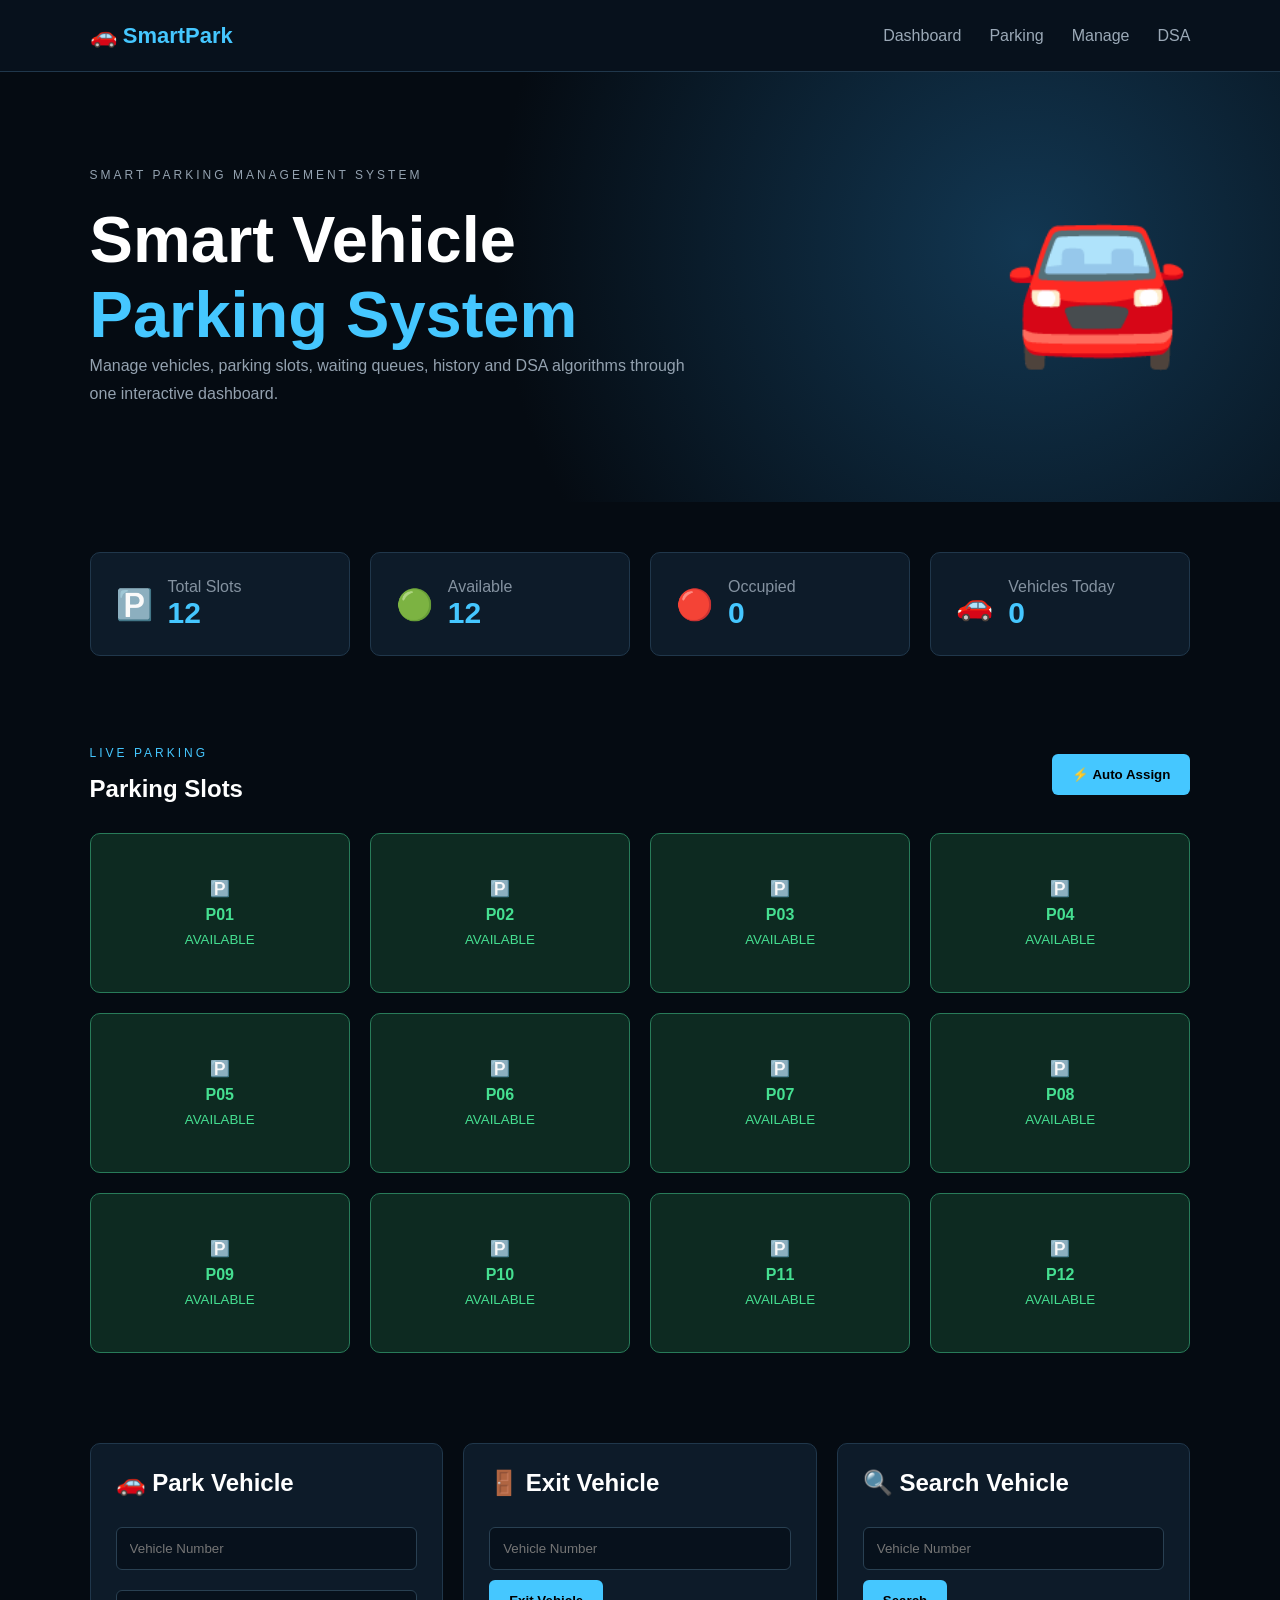
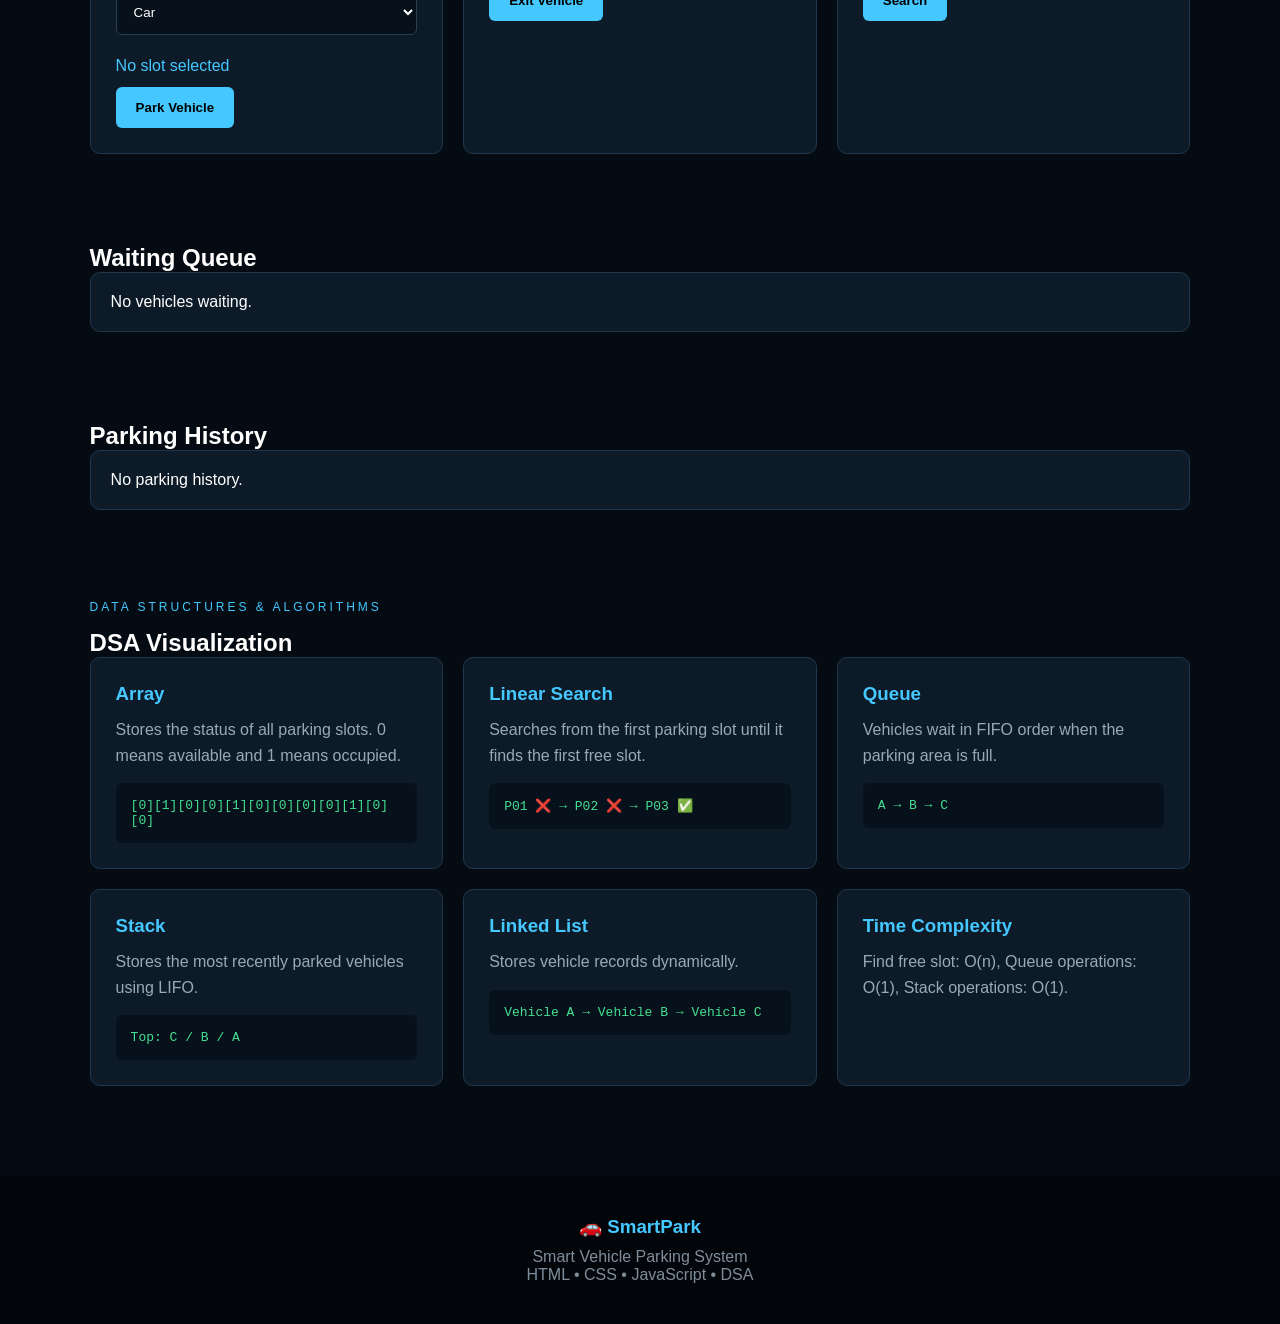
<file: index.html>
<!DOCTYPE html>
<html lang="en">
<head>
    <meta charset="UTF-8">
    <meta name="viewport" content="width=device-width, initial-scale=1.0">
    <title>Smart Vehicle Parking System</title>
    <link rel="stylesheet" href="Style.css">
</head>
<body>

<header>
    <div class="logo">🚗 SmartPark</div>
    <nav>
        <a href="#dashboard">Dashboard</a>
        <a href="#parking">Parking</a>
        <a href="#manage">Manage</a>
        <a href="#dsa">DSA</a>
    </nav>
</header>

<section class="hero" id="dashboard">
    <div>
        <p class="tag">SMART PARKING MANAGEMENT SYSTEM</p>
        <h1>Smart Vehicle <span>Parking System</span></h1>
        <p>Manage vehicles, parking slots, waiting queues, history and DSA algorithms through one interactive dashboard.</p>
    </div>
    <div class="hero-car">🚘</div>
</section>

<section class="stats">
    <div class="stat">
        <span>🅿️</span>
        <div><p>Total Slots</p><h2 id="totalSlots">12</h2></div>
    </div>
    <div class="stat">
        <span>🟢</span>
        <div><p>Available</p><h2 id="availableSlots">12</h2></div>
    </div>
    <div class="stat">
        <span>🔴</span>
        <div><p>Occupied</p><h2 id="occupiedSlots">0</h2></div>
    </div>
    <div class="stat">
        <span>🚗</span>
        <div><p>Vehicles Today</p><h2 id="vehicleCount">0</h2></div>
    </div>
</section>

<section id="parking" class="section">
    <div class="section-head">
        <div>
            <p class="tag">LIVE PARKING</p>
            <h2>Parking Slots</h2>
        </div>
        <button onclick="autoAssign()">⚡ Auto Assign</button>
    </div>

    <div id="parkingGrid" class="parking-grid"></div>
</section>

<section id="manage" class="manage">

    <div class="card">
        <h2>🚗 Park Vehicle</h2>
        <input id="vehicleNumber" placeholder="Vehicle Number">
        <select id="vehicleType">
            <option>Car</option>
            <option>Bike</option>
            <option>Electric Vehicle</option>
        </select>
        <p id="selectedSlot">No slot selected</p>
        <button onclick="parkVehicle()">Park Vehicle</button>
    </div>

    <div class="card">
        <h2>🚪 Exit Vehicle</h2>
        <input id="exitVehicleNumber" placeholder="Vehicle Number">
        <button onclick="exitVehicle()">Exit Vehicle</button>
    </div>

    <div class="card">
        <h2>🔍 Search Vehicle</h2>
        <input id="searchVehicleNumber" placeholder="Vehicle Number">
        <button onclick="searchVehicle()">Search</button>
        <p id="searchResult"></p>
    </div>

</section>

<section class="section">
    <h2>Waiting Queue</h2>
    <div id="waitingQueue" class="list-box">No vehicles waiting.</div>
</section>

<section class="section">
    <h2>Parking History</h2>
    <div id="history" class="list-box">No parking history.</div>
</section>

<section id="dsa" class="section">
    <p class="tag">DATA STRUCTURES & ALGORITHMS</p>
    <h2>DSA Visualization</h2>

    <div class="dsa-grid">

        <div class="dsa-card">
            <h3>Array</h3>
            <p>Stores the status of all parking slots. 0 means available and 1 means occupied.</p>
            <div class="visual">[0][1][0][0][1][0][0][0][0][1][0][0]</div>
        </div>

        <div class="dsa-card">
            <h3>Linear Search</h3>
            <p>Searches from the first parking slot until it finds the first free slot.</p>
            <div class="visual">P01 ❌ → P02 ❌ → P03 ✅</div>
        </div>

        <div class="dsa-card">
            <h3>Queue</h3>
            <p>Vehicles wait in FIFO order when the parking area is full.</p>
            <div class="visual">A → B → C</div>
        </div>

        <div class="dsa-card">
            <h3>Stack</h3>
            <p>Stores the most recently parked vehicles using LIFO.</p>
            <div class="visual">Top: C / B / A</div>
        </div>

        <div class="dsa-card">
            <h3>Linked List</h3>
            <p>Stores vehicle records dynamically.</p>
            <div class="visual">Vehicle A → Vehicle B → Vehicle C</div>
        </div>

        <div class="dsa-card">
            <h3>Time Complexity</h3>
            <p>Find free slot: O(n), Queue operations: O(1), Stack operations: O(1).</p>
        </div>

    </div>
</section>

<footer>
    <h3>🚗 SmartPark</h3>
    <p>Smart Vehicle Parking System</p>
    <p>HTML • CSS • JavaScript • DSA </p>
</footer>

<script src="Script.js"></script>
</body>
</html>
</file>
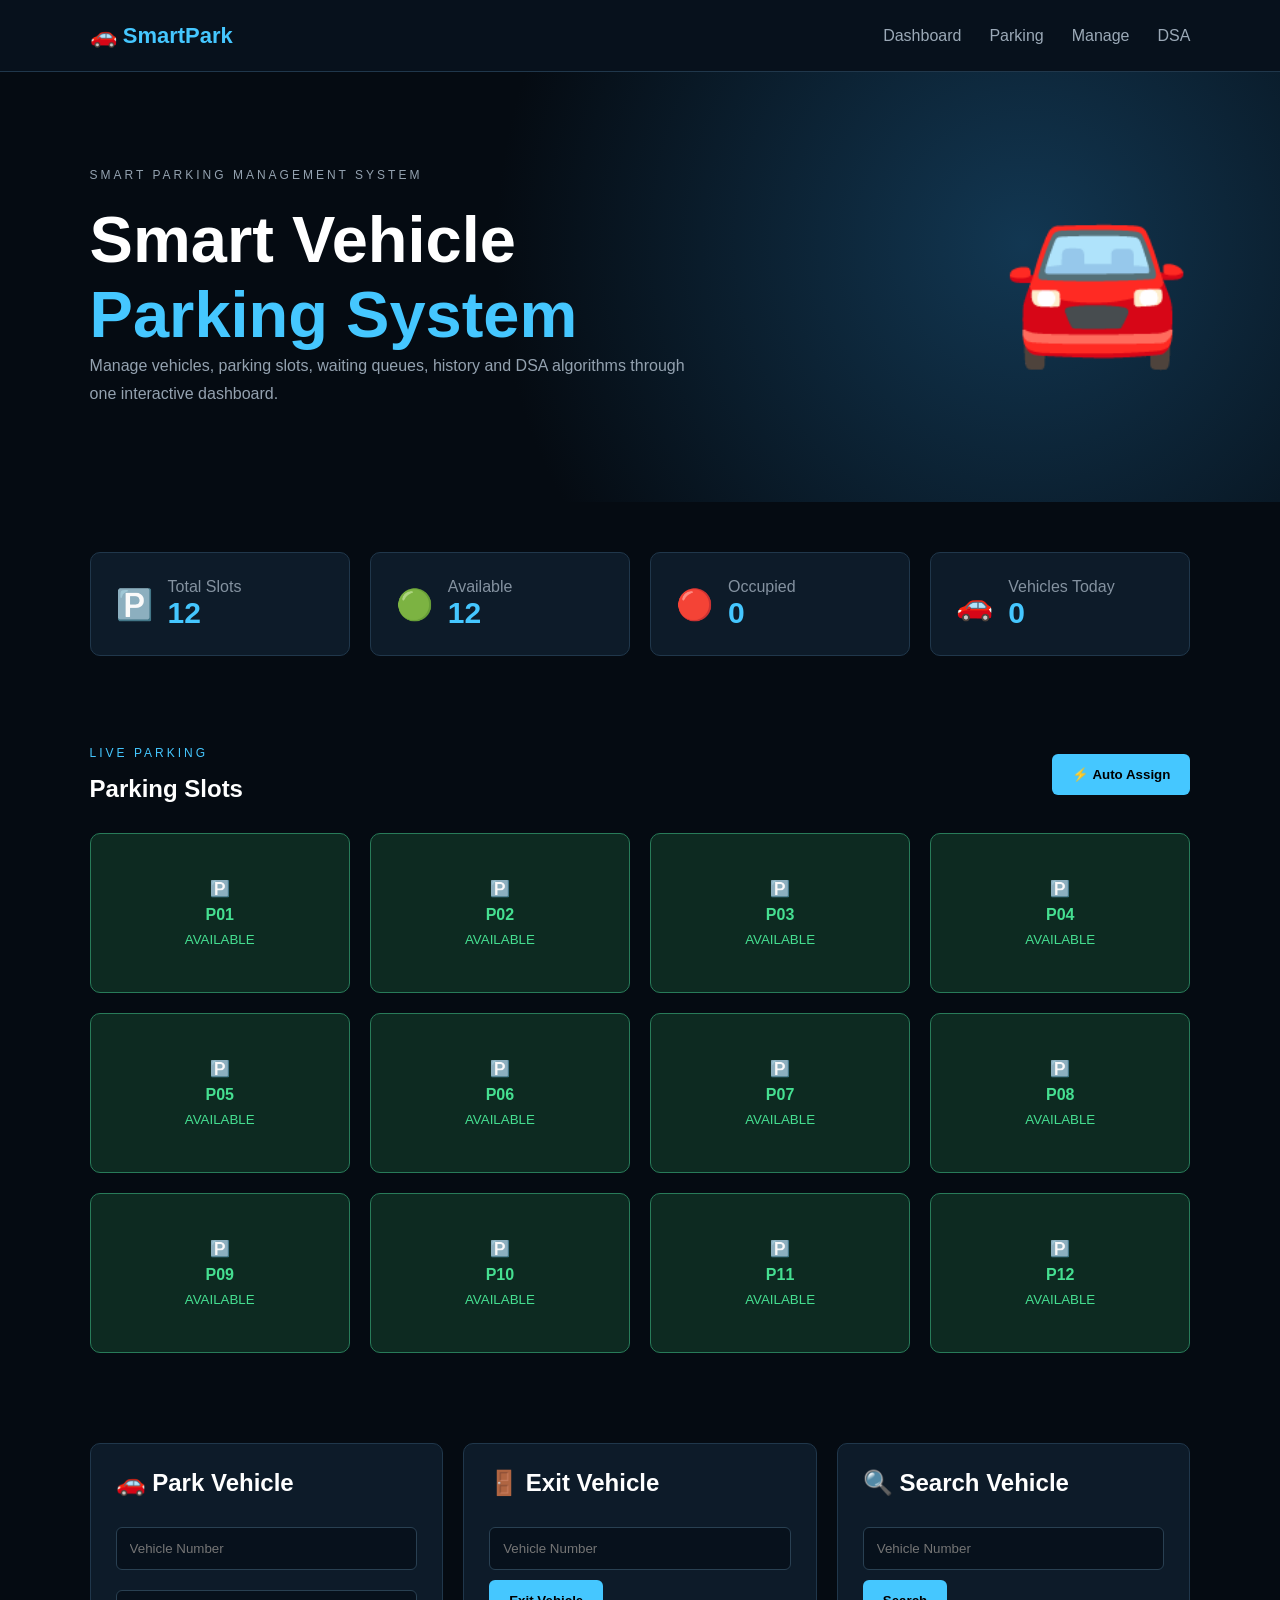
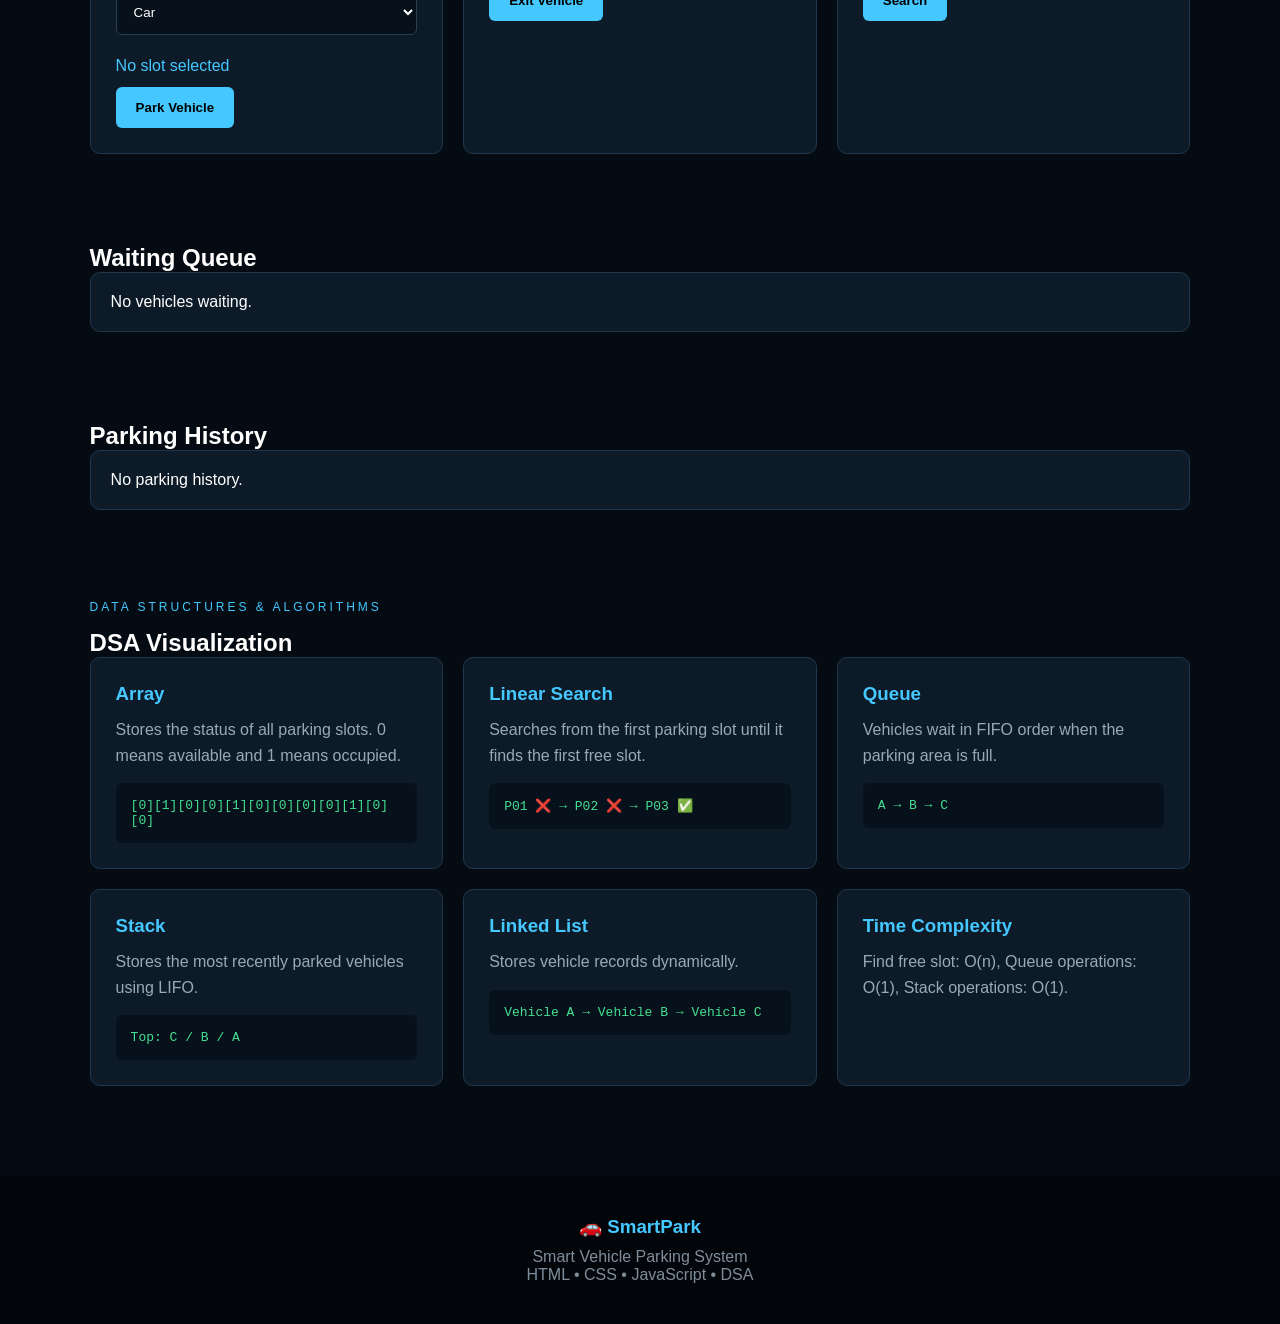
<file: Smart_Vehical_Parking_System/index.html>
<!DOCTYPE html>
<html lang="en">
<head>
    <meta charset="UTF-8">
    <meta name="viewport" content="width=device-width, initial-scale=1.0">
    <title>Smart Vehicle Parking System</title>
    <link rel="stylesheet" href="/Smart_Vehical_Parking_System/Style.css">
</head>
<body>

<header>
    <div class="logo">🚗 SmartPark</div>
    <nav>
        <a href="#dashboard">Dashboard</a>
        <a href="#parking">Parking</a>
        <a href="#manage">Manage</a>
        <a href="#dsa">DSA</a>
    </nav>
</header>

<section class="hero" id="dashboard">
    <div>
        <p class="tag">SMART PARKING MANAGEMENT SYSTEM</p>
        <h1>Smart Vehicle <span>Parking System</span></h1>
        <p>Manage vehicles, parking slots, waiting queues, history and DSA algorithms through one interactive dashboard.</p>
    </div>
    <div class="hero-car">🚘</div>
</section>

<section class="stats">
    <div class="stat">
        <span>🅿️</span>
        <div><p>Total Slots</p><h2 id="totalSlots">12</h2></div>
    </div>
    <div class="stat">
        <span>🟢</span>
        <div><p>Available</p><h2 id="availableSlots">12</h2></div>
    </div>
    <div class="stat">
        <span>🔴</span>
        <div><p>Occupied</p><h2 id="occupiedSlots">0</h2></div>
    </div>
    <div class="stat">
        <span>🚗</span>
        <div><p>Vehicles Today</p><h2 id="vehicleCount">0</h2></div>
    </div>
</section>

<section id="parking" class="section">
    <div class="section-head">
        <div>
            <p class="tag">LIVE PARKING</p>
            <h2>Parking Slots</h2>
        </div>
        <button onclick="autoAssign()">⚡ Auto Assign</button>
    </div>

    <div id="parkingGrid" class="parking-grid"></div>
</section>

<section id="manage" class="manage">

    <div class="card">
        <h2>🚗 Park Vehicle</h2>
        <input id="vehicleNumber" placeholder="Vehicle Number">
        <select id="vehicleType">
            <option>Car</option>
            <option>Bike</option>
            <option>Electric Vehicle</option>
        </select>
        <p id="selectedSlot">No slot selected</p>
        <button onclick="parkVehicle()">Park Vehicle</button>
    </div>

    <div class="card">
        <h2>🚪 Exit Vehicle</h2>
        <input id="exitVehicleNumber" placeholder="Vehicle Number">
        <button onclick="exitVehicle()">Exit Vehicle</button>
    </div>

    <div class="card">
        <h2>🔍 Search Vehicle</h2>
        <input id="searchVehicleNumber" placeholder="Vehicle Number">
        <button onclick="searchVehicle()">Search</button>
        <p id="searchResult"></p>
    </div>

</section>

<section class="section">
    <h2>Waiting Queue</h2>
    <div id="waitingQueue" class="list-box">No vehicles waiting.</div>
</section>

<section class="section">
    <h2>Parking History</h2>
    <div id="history" class="list-box">No parking history.</div>
</section>

<section id="dsa" class="section">
    <p class="tag">DATA STRUCTURES & ALGORITHMS</p>
    <h2>DSA Visualization</h2>

    <div class="dsa-grid">

        <div class="dsa-card">
            <h3>Array</h3>
            <p>Stores the status of all parking slots. 0 means available and 1 means occupied.</p>
            <div class="visual">[0][1][0][0][1][0][0][0][0][1][0][0]</div>
        </div>

        <div class="dsa-card">
            <h3>Linear Search</h3>
            <p>Searches from the first parking slot until it finds the first free slot.</p>
            <div class="visual">P01 ❌ → P02 ❌ → P03 ✅</div>
        </div>

        <div class="dsa-card">
            <h3>Queue</h3>
            <p>Vehicles wait in FIFO order when the parking area is full.</p>
            <div class="visual">A → B → C</div>
        </div>

        <div class="dsa-card">
            <h3>Stack</h3>
            <p>Stores the most recently parked vehicles using LIFO.</p>
            <div class="visual">Top: C / B / A</div>
        </div>

        <div class="dsa-card">
            <h3>Linked List</h3>
            <p>Stores vehicle records dynamically.</p>
            <div class="visual">Vehicle A → Vehicle B → Vehicle C</div>
        </div>

        <div class="dsa-card">
            <h3>Time Complexity</h3>
            <p>Find free slot: O(n), Queue operations: O(1), Stack operations: O(1).</p>
        </div>

    </div>
</section>

<footer>
    <h3>🚗 SmartPark</h3>
    <p>Smart Vehicle Parking System</p>
    <p>HTML • CSS • JavaScript • DSA </p>
</footer>

<script src="/Smart_Vehical_Parking_System/Script.js"></script>
</body>
</html>
</file>
<file: Style.css>
*{margin:0;padding:0;box-sizing:border-box}
html{scroll-behavior:smooth}
body{font-family:Arial;background:#050b12;color:white}
header{height:72px;padding:0 7%;display:flex;align-items:center;justify-content:space-between;background:#07111c;position:sticky;top:0;z-index:10;border-bottom:1px solid #20374b}
.logo{font-size:22px;font-weight:bold;color:#45c7ff}
nav{display:flex;gap:28px}
nav a{color:#9ba9b7;text-decoration:none}
nav a:hover{color:#45c7ff}
.hero{min-height:430px;padding:80px 7%;display:flex;align-items:center;justify-content:space-between;background:radial-gradient(circle at 80% 40%,#123752,#050b12 50%)}
.hero h1{font-size:65px;max-width:700px}
.hero h1 span{display:block;color:#45c7ff}
.hero p{max-width:600px;color:#94a2b0;line-height:1.8}
.tag{color:#45c7ff;font-size:12px;letter-spacing:3px;margin-bottom:15px}
.hero-car{font-size:150px;animation:float 3s infinite}
@keyframes float{50%{transform:translateY(-15px)}}
.stats{width:86%;margin:50px auto;display:grid;grid-template-columns:repeat(4,1fr);gap:20px}
.stat,.card,.dsa-card{background:#0d1b29;border:1px solid #20374b;border-radius:10px;padding:25px}
.stat{display:flex;gap:15px;align-items:center}
.stat span{font-size:30px}
.stat p{color:#8492a0}
.stat h2{font-size:30px;color:#45c7ff}
.section{width:86%;margin:90px auto}
.section-head{display:flex;justify-content:space-between;align-items:center;margin-bottom:30px}
button{background:#45c7ff;border:none;padding:13px 20px;border-radius:6px;font-weight:bold;cursor:pointer}
.parking-grid{display:grid;grid-template-columns:repeat(4,1fr);gap:20px}
.slot{height:160px;border-radius:10px;display:flex;flex-direction:column;align-items:center;justify-content:center;gap:8px}
.free{background:#0d2a21;border:1px solid #287b59;color:#45df91;cursor:pointer}
.busy{background:#2b1519;border:1px solid #823944;color:#ff6374}
.manage{width:86%;margin:auto;display:grid;grid-template-columns:repeat(3,1fr);gap:20px}
.card h2{margin-bottom:20px}
input,select{width:100%;padding:13px;margin:10px 0;background:#07111c;color:white;border:1px solid #294052;border-radius:6px}
.card p{margin:12px 0;color:#45c7ff}
.list-box{background:#0d1b29;border:1px solid #20374b;padding:20px;border-radius:10px;min-height:60px}
.dsa-grid{display:grid;grid-template-columns:repeat(3,1fr);gap:20px}
.dsa-card h3{color:#45c7ff;margin-bottom:12px}
.dsa-card p{color:#9ba9b7;line-height:1.6}
.visual{margin-top:15px;background:#07111c;padding:15px;border-radius:6px;color:#45df91;font-family:monospace}
footer{text-align:center;background:#02060b;padding:40px;margin-top:80px;color:#7f8d9a}
footer h3{color:#45c7ff;margin-bottom:10px}
@media(max-width:900px){.stats,.manage,.dsa-grid{grid-template-columns:repeat(2,1fr)}.hero-car{display:none}}
@media(max-width:600px){header{height:auto;padding:20px;flex-direction:column;gap:15px}.stats,.manage,.parking-grid,.dsa-grid{grid-template-columns:1fr}.hero h1{font-size:45px}}
</file>
<file: Smart_Vehical_Parking_System/Style.css>
*{margin:0;padding:0;box-sizing:border-box}
html{scroll-behavior:smooth}
body{font-family:Arial;background:#050b12;color:white}
header{height:72px;padding:0 7%;display:flex;align-items:center;justify-content:space-between;background:#07111c;position:sticky;top:0;z-index:10;border-bottom:1px solid #20374b}
.logo{font-size:22px;font-weight:bold;color:#45c7ff}
nav{display:flex;gap:28px}
nav a{color:#9ba9b7;text-decoration:none}
nav a:hover{color:#45c7ff}
.hero{min-height:430px;padding:80px 7%;display:flex;align-items:center;justify-content:space-between;background:radial-gradient(circle at 80% 40%,#123752,#050b12 50%)}
.hero h1{font-size:65px;max-width:700px}
.hero h1 span{display:block;color:#45c7ff}
.hero p{max-width:600px;color:#94a2b0;line-height:1.8}
.tag{color:#45c7ff;font-size:12px;letter-spacing:3px;margin-bottom:15px}
.hero-car{font-size:150px;animation:float 3s infinite}
@keyframes float{50%{transform:translateY(-15px)}}
.stats{width:86%;margin:50px auto;display:grid;grid-template-columns:repeat(4,1fr);gap:20px}
.stat,.card,.dsa-card{background:#0d1b29;border:1px solid #20374b;border-radius:10px;padding:25px}
.stat{display:flex;gap:15px;align-items:center}
.stat span{font-size:30px}
.stat p{color:#8492a0}
.stat h2{font-size:30px;color:#45c7ff}
.section{width:86%;margin:90px auto}
.section-head{display:flex;justify-content:space-between;align-items:center;margin-bottom:30px}
button{background:#45c7ff;border:none;padding:13px 20px;border-radius:6px;font-weight:bold;cursor:pointer}
.parking-grid{display:grid;grid-template-columns:repeat(4,1fr);gap:20px}
.slot{height:160px;border-radius:10px;display:flex;flex-direction:column;align-items:center;justify-content:center;gap:8px}
.free{background:#0d2a21;border:1px solid #287b59;color:#45df91;cursor:pointer}
.busy{background:#2b1519;border:1px solid #823944;color:#ff6374}
.manage{width:86%;margin:auto;display:grid;grid-template-columns:repeat(3,1fr);gap:20px}
.card h2{margin-bottom:20px}
input,select{width:100%;padding:13px;margin:10px 0;background:#07111c;color:white;border:1px solid #294052;border-radius:6px}
.card p{margin:12px 0;color:#45c7ff}
.list-box{background:#0d1b29;border:1px solid #20374b;padding:20px;border-radius:10px;min-height:60px}
.dsa-grid{display:grid;grid-template-columns:repeat(3,1fr);gap:20px}
.dsa-card h3{color:#45c7ff;margin-bottom:12px}
.dsa-card p{color:#9ba9b7;line-height:1.6}
.visual{margin-top:15px;background:#07111c;padding:15px;border-radius:6px;color:#45df91;font-family:monospace}
footer{text-align:center;background:#02060b;padding:40px;margin-top:80px;color:#7f8d9a}
footer h3{color:#45c7ff;margin-bottom:10px}
@media(max-width:900px){.stats,.manage,.dsa-grid{grid-template-columns:repeat(2,1fr)}.hero-car{display:none}}
@media(max-width:600px){header{height:auto;padding:20px;flex-direction:column;gap:15px}.stats,.manage,.parking-grid,.dsa-grid{grid-template-columns:1fr}.hero h1{font-size:45px}}
</file>
